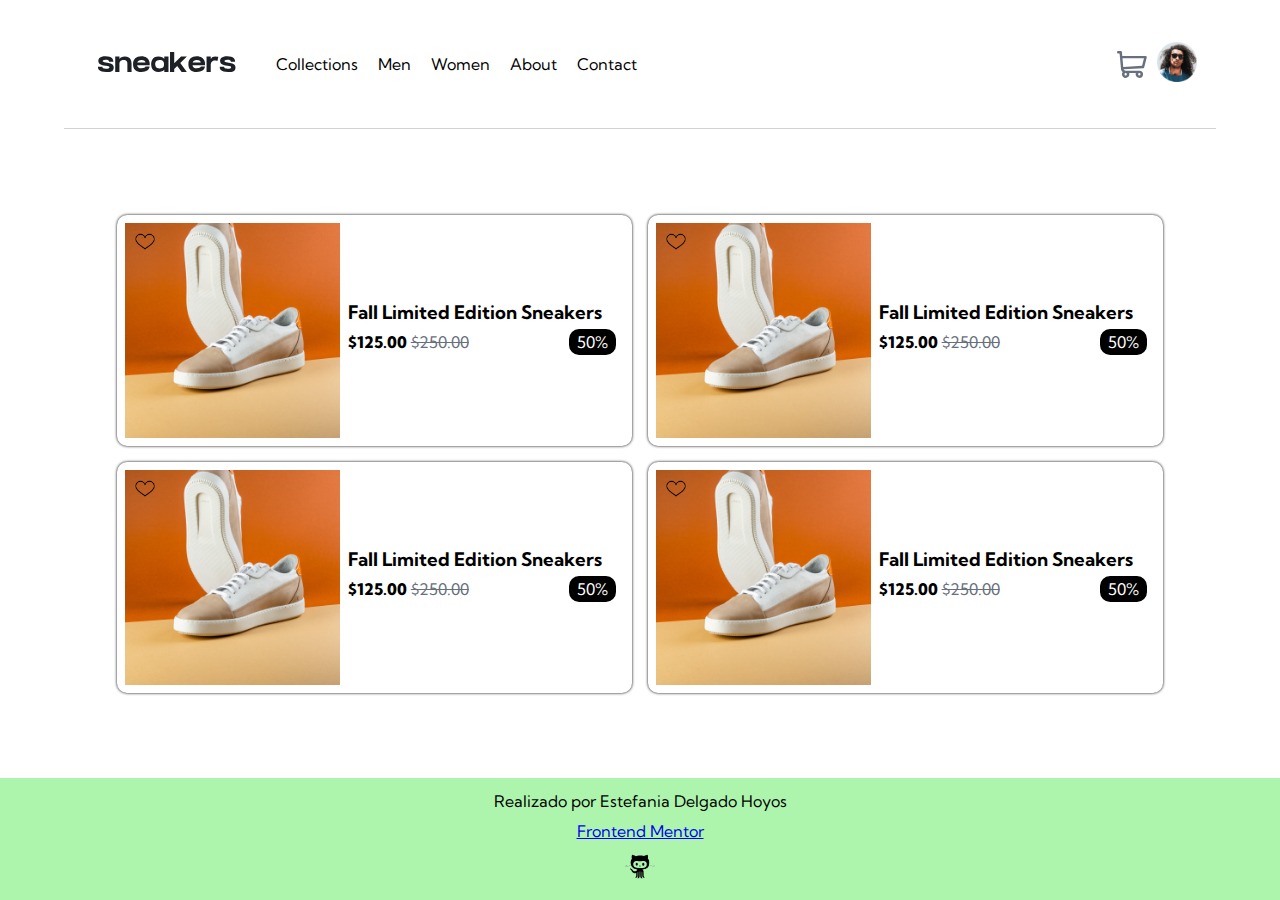
<file: index.html>
<!DOCTYPE html>
<html lang="en">
  <head>
    <meta charset="UTF-8" />
    <meta name="viewport" content="width=device-width, initial-scale=1.0" />
    <title>Document</title>
      <!-- Google Fonts  -->
      <link rel="preconnect" href="https://fonts.googleapis.com" />
      <link rel="preconnect" href="https://fonts.gstatic.com" crossorigin />
      <link
        href="https://fonts.googleapis.com/css2?family=Kumbh+Sans:wght@100..900&display=swap"
        rel="stylesheet"
      />
    <link rel="stylesheet" href="style/style.css" />
  </head>
  <body>
    <header>
      <div class="container-logo-and-icono-menu">
        <!-- ICONO DE MENU -->
        <div class="container-icon-menu">
          <img src="./images/icon-menu.svg" alt="icono-menu" />
        </div>

        <!-- LOGO SNEAKER -->
        <figure class="container-logo">
          <img src="./images/logo.svg" alt="logo-sneaker" class="logo" />
        </figure>

        <!-- MENU -->
        <nav class="container-menu">
          <figure class="container-close-icon">
            <img src="./images/icon-close.svg" alt="icono de cerrar" />
          </figure>
          <ul class="menu">
            <li class="menu-item"><a href="">Collections</a></li>
            <li class="menu-item"><a href="">Men</a></li>
            <li class="menu-item"><a href="">Women</a></li>
            <li class="menu-item"><a href="">About</a></li>
            <li class="menu-item"><a href="">Contact</a></li>
          </ul>
        </nav>
      </div>

      <!-- ICONS -->
      <div class="container-icons">
        <figure class="container-icon-cart">
          <img src="./images/icon-cart.svg" alt="icon-cart" class="icon-cart" />
          <p class="counter-products"></p>
        </figure>
        <span class="name-user"></span>
        <figure class="container-image-avatar">
          <img
            src="./images/image-avatar.png"
            alt="avatar"
            class="image-avatar"
          />
        </figure>
      </div>
      <!-- Modal del user para cerrar sesión -->
       <section class="modal-user">
        <ul class="option-user">
          <li class="item-option">Cerrar Sesión</li>
        </ul>
       </section>
    </header>

    <main>
      <!-- Todos los Productos -->
      <section class="container-all-products">
      </section>

      <!-- info del producto dentro de la lista del carrito -->
      <section class="card-basket-products">
        <h3 class="title-cart-basket">Cart</h3>
        <ul class="basket-product"></ul>
        <a class="re-direccion"><button class="btn-checkout">Checkout</button></a>
      </section>
    </main>

    <footer>
      <p>Realizado por Estefania Delgado Hoyos</p>
      <a href="https://www.frontendmentor.io?ref=challenge" target="_blank"
        >Frontend Mentor</a
      >
      <figure class="container-github-icon">
        <img src="./images/icon-github.svg" alt="GitHub" />
      </figure>
    </footer>
    <script src="/js/script.js"></script>
  </body>
</html>
</file>
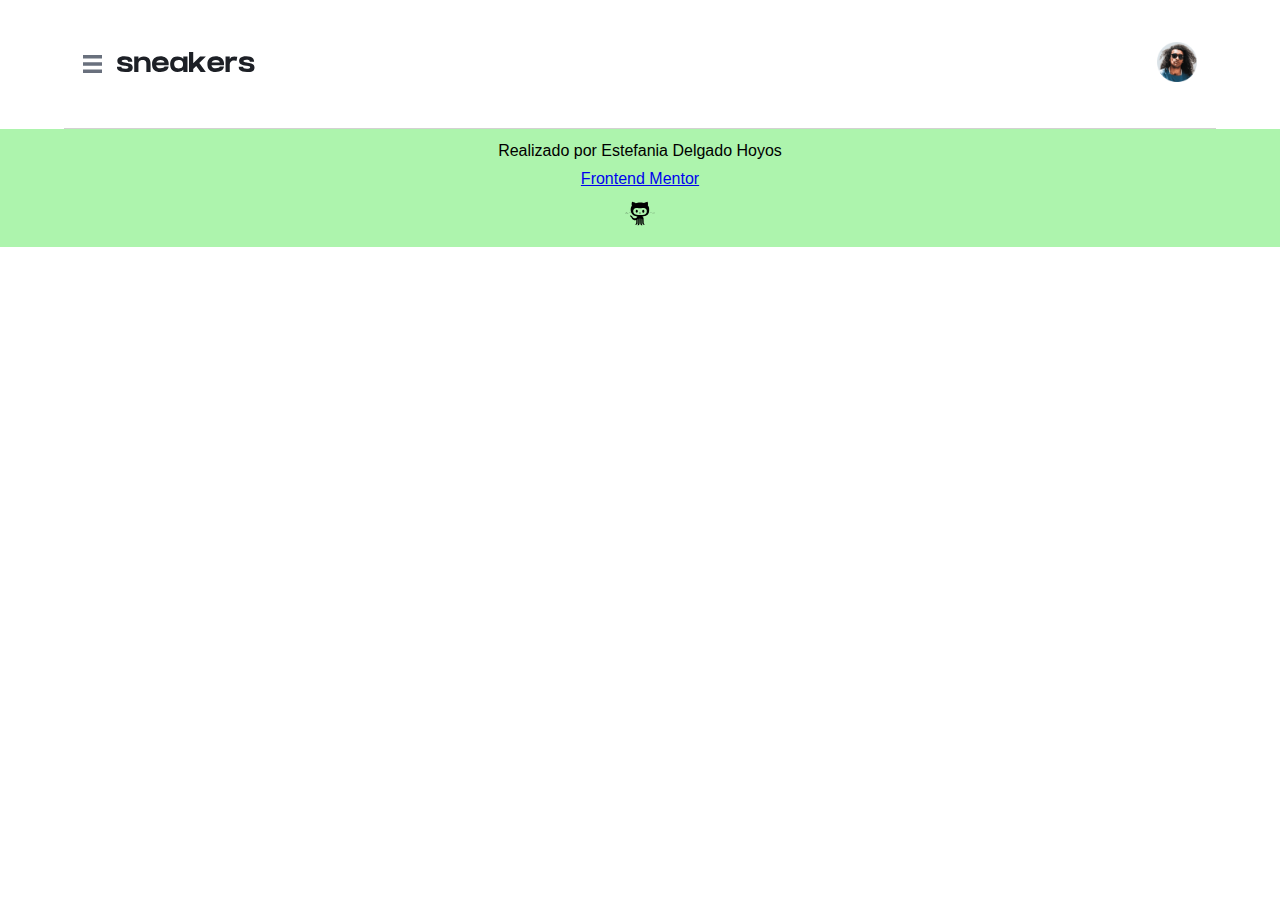
<file: invoice.html>
<!DOCTYPE html>
<html lang="en">
  <head>
    <meta charset="UTF-8" />
    <meta name="viewport" content="width=device-width, initial-scale=1.0" />
    <title>Document</title>
    <link rel="stylesheet" href="./style/invoice.css" />
  </head>
  <body>
    <header>
      <div class="container-logo-and-icono-menu">
        <!-- ICONO DE MENU -->
        <div class="container-icon-menu">
          <img src="./images/icon-menu.svg" alt="icono-menu" />
        </div>

        <!-- LOGO SNEAKER -->
        <figure class="container-logo">
          <img src="./images/logo.svg" alt="logo-sneaker" class="logo" />
        </figure>

        <!-- MENU -->
        <nav class="container-menu">
          <figure class="container-close-icon">
            <img src="./images/icon-close.svg" alt="icono de cerrar" />
          </figure>
          <ul class="menu">
            <li class="menu-item"><a href="./index.html">Collections</a></li>
            <li class="menu-item"><a href="./men.html">Men</a></li>
            <li class="menu-item"><a href="">Women</a></li>
            <li class="menu-item"><a href="">About</a></li>
            <li class="menu-item"><a href="">Contact</a></li>
          </ul>
        </nav>
      </div>

      <!-- ICONS -->
      <div class="container-icons">
        <span class="name-user"></span>
        <figure class="container-image-avatar">
          <img
            src="./images/image-avatar.png"
            alt="avatar"
            class="image-avatar"
          />
        </figure>
      </div>
      <!-- Modal del user para cerrar sesión -->
      <section class="modal-user">
        <ul class="option-user">
          <li class="item-option">Cerrar Sesión</li>
        </ul>
      </section>
    </header>
   <!-- invoice card -->
    <main>
      


    </main>

  

    <footer>
      <p>Realizado por Estefania Delgado Hoyos</p>
      <a href="https://www.frontendmentor.io?ref=challenge" target="_blank"
        >Frontend Mentor</a
      >
      <figure class="container-github-icon">
        <img src="./images/icon-github.svg" alt="GitHub" />
      </figure>
    </footer>
    <script></script>
  </body>
</html>
</file>
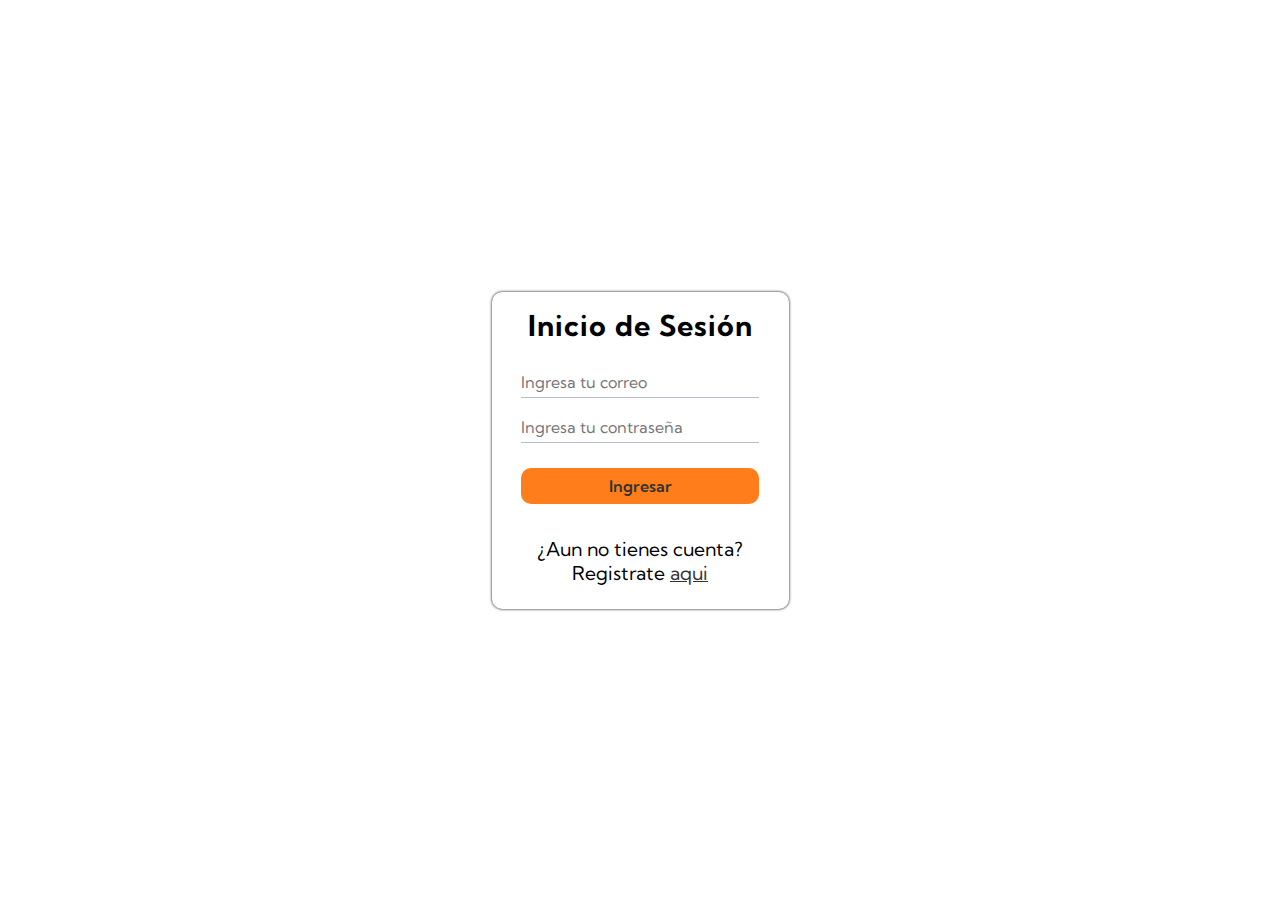
<file: login.html>
<!DOCTYPE html>
<html lang="en">
  <head>
    <meta charset="UTF-8" />
    <meta name="viewport" content="width=device-width, initial-scale=1.0" />
    <title>Document</title>
    <!-- Google Fonts  -->
    <link rel="preconnect" href="https://fonts.googleapis.com" />
    <link rel="preconnect" href="https://fonts.gstatic.com" crossorigin />
    <link
      href="https://fonts.googleapis.com/css2?family=Kumbh+Sans:wght@100..900&display=swap"
      rel="stylesheet"
    />
    <link rel="stylesheet" href="./style/login.css" />
  </head>
  <body>
    <section class="card-login">
      <h3 class="header">Inicio de Sesión</h3>
      <div class="container-inputs">
        <input type="email" placeholder="Ingresa tu correo" class="input input-email" />
        <p class="msj-email"></p>
        <input
          type="password"
          placeholder="Ingresa tu contraseña"
          class="input input-password"
        />
        <p class="msj-password"></p>
      </div>
      <button class="btn-sign-in"><a href="#">Ingresar</a></button>

      <div class="info-register">
        <p>¿Aun no tienes cuenta?</p>
        <p>Registrate <a href="./register.html">aqui</a></p>
      </div>
    </section>

    <!-- <article class="card-character">
        
    </article> -->

    <script src="/js/script-login.js"></script>
  </body>
</html>
</file>
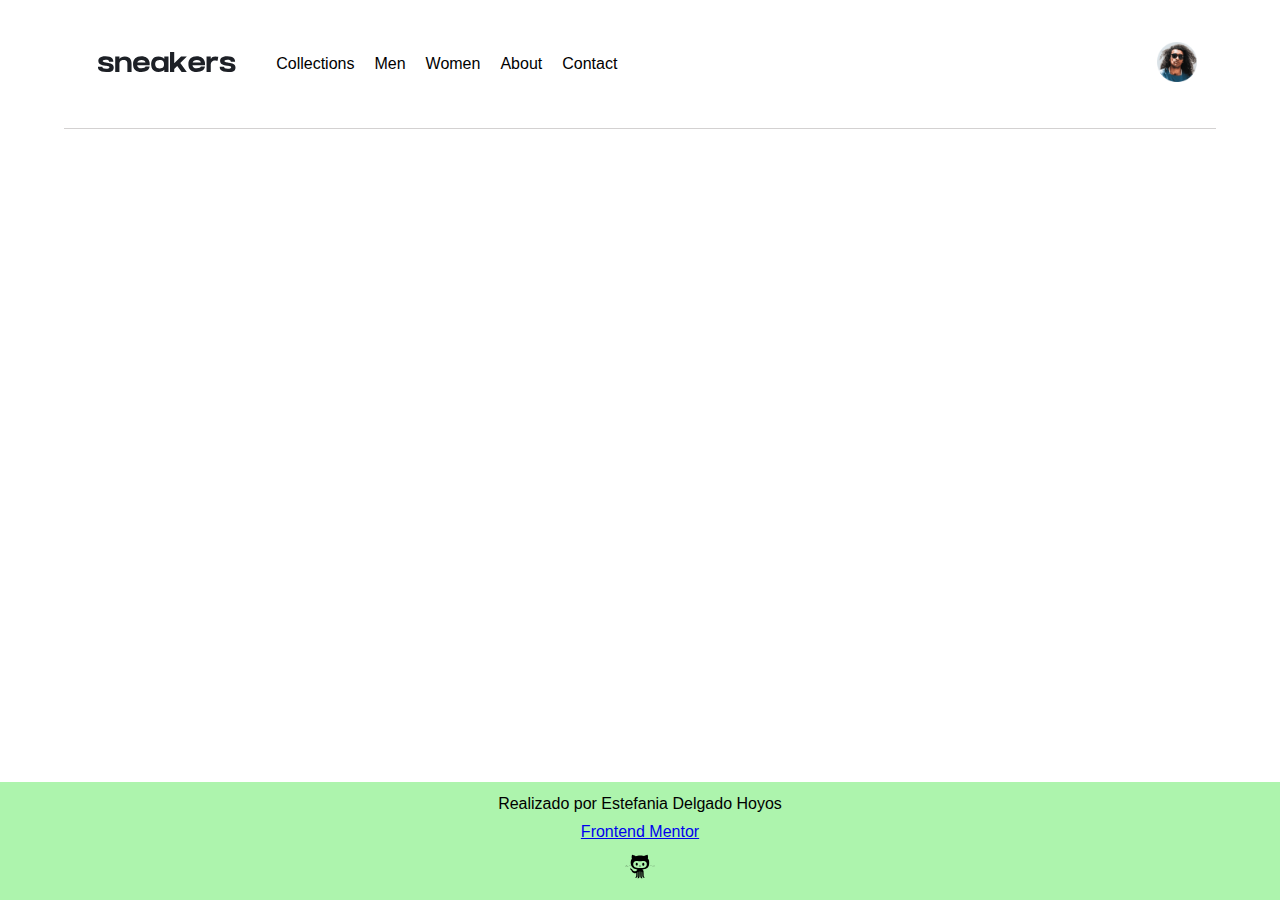
<file: men.html>
<!DOCTYPE html>
<html lang="en">
  <head>
    <meta charset="UTF-8" />
    <meta name="viewport" content="width=device-width, initial-scale=1.0" />
    <title>Document</title>
    <link rel="stylesheet" href="./style/men.css" />
  </head>
  <body>
    <header>
      <div class="container-logo-and-icono-menu">
        <!-- ICONO DE MENU -->
        <div class="container-icon-menu">
          <img src="./images/icon-menu.svg" alt="icono-menu" />
        </div>

        <!-- LOGO SNEAKER -->
        <figure class="container-logo">
          <img src="./images/logo.svg" alt="logo-sneaker" class="logo" />
        </figure>

        <!-- MENU -->
        <nav class="container-menu">
          <figure class="container-close-icon">
            <img src="./images/icon-close.svg" alt="icono de cerrar" />
          </figure>
          <ul class="menu">
            <li class="menu-item"><a href="./index.html">Collections</a></li>
            <li class="menu-item"><a href="./men.html">Men</a></li>
            <li class="menu-item"><a href="">Women</a></li>
            <li class="menu-item"><a href="">About</a></li>
            <li class="menu-item"><a href="">Contact</a></li>
          </ul>
        </nav>
      </div>

      <!-- ICONS -->
      <div class="container-icons">
        <span class="name-user"></span>
        <figure class="container-image-avatar">
          <img
            src="./images/image-avatar.png"
            alt="avatar"
            class="image-avatar"
          />
        </figure>
      </div>
      <!-- Modal del user para cerrar sesión -->
      <section class="modal-user">
        <ul class="option-user">
          <li class="item-option">Cerrar Sesión</li>
        </ul>
      </section>
    </header>
    <main>
        <div class="container-characters">

        </div>
    </main>
    <footer>
      <p>Realizado por Estefania Delgado Hoyos</p>
      <a href="https://www.frontendmentor.io?ref=challenge" target="_blank"
        >Frontend Mentor</a
      >
      <figure class="container-github-icon">
        <img src="./images/icon-github.svg" alt="GitHub" />
      </figure>
    </footer>
    <script src="./js/men.js"></script>
  </body>
</html>
</file>
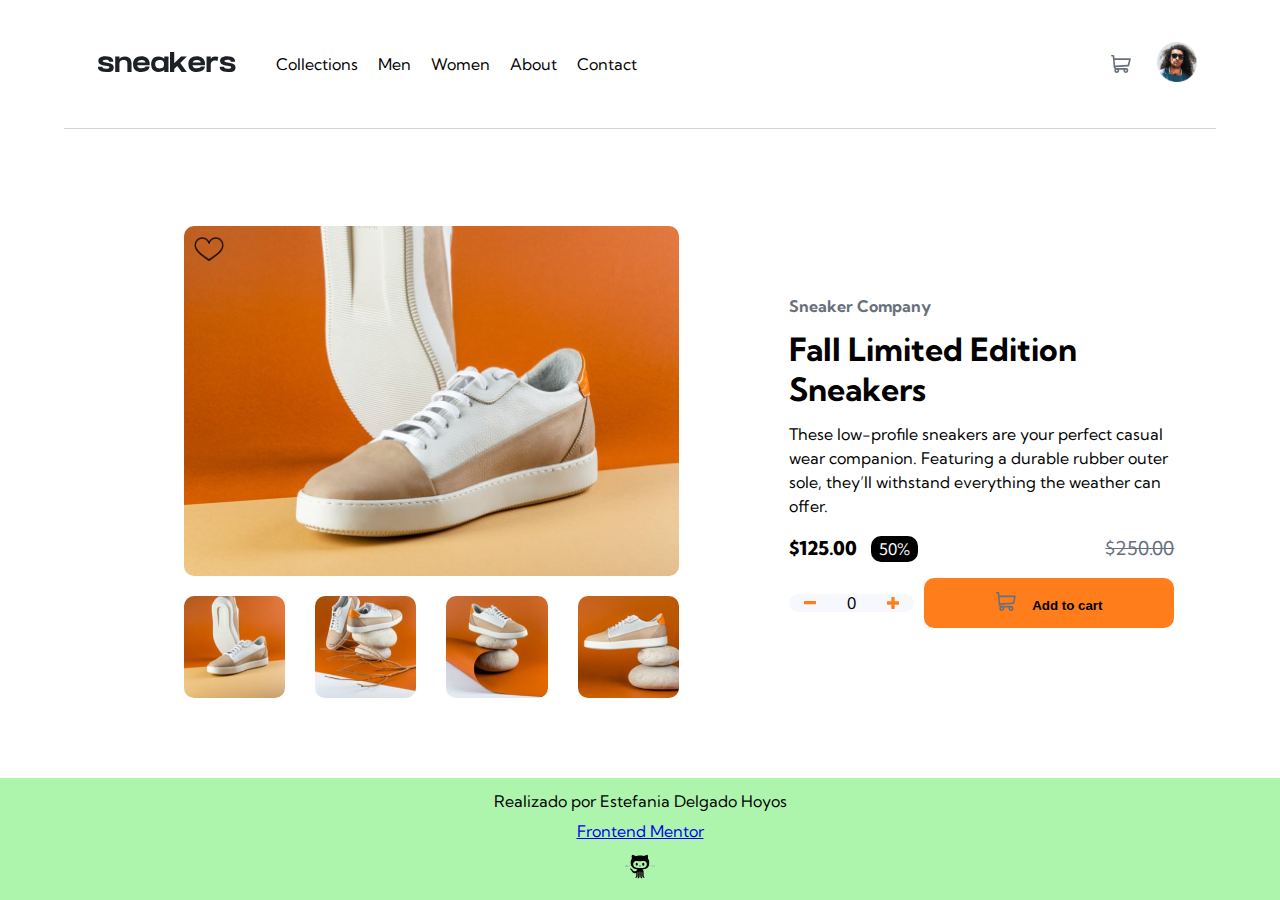
<file: product.html>
<!DOCTYPE html>
<html lang="en">
  <head>
    <meta charset="UTF-8" />
    <meta name="viewport" content="width=device-width, initial-scale=1.0" />
    <!-- displays site properly based on user's device -->

    <link
      rel="icon"
      type="image/png"
      sizes="32x32"
      href="./images/favicon-32x32.png"
    />

    <title>Frontend Mentor | E-commerce product page</title>
    <!-- Google Fonts  -->
    <link rel="preconnect" href="https://fonts.googleapis.com" />
    <link rel="preconnect" href="https://fonts.gstatic.com" crossorigin />
    <link
      href="https://fonts.googleapis.com/css2?family=Kumbh+Sans:wght@100..900&display=swap"
      rel="stylesheet"
    />
    <link rel="stylesheet" href="./style/product.css" />
  </head>
  <body>
    <header>
      <div class="container-logo-and-icono-menu">
        <!-- ICONO DE MENU -->
        <div class="container-icon-menu">
          <img src="./images/icon-menu.svg" alt="icono-menu" />
        </div>

        <!-- LOGO SNEAKER -->
        <figure class="container-logo">
          <a href="./index.html">
          <img src="./images/logo.svg" alt="logo-sneaker" class="logo" />
        </a>
        </figure>

        <!-- MENU -->
        <nav class="container-menu">
          <figure class="container-close-icon">
            <img src="./images/icon-close.svg" alt="icono de cerrar" />
          </figure>
          <ul class="menu">
            <li class="menu-item"><a href="./index.html">Collections</a></li>
            <li class="menu-item"><a href="/men.html">Men</a></li>
            <li class="menu-item"><a href="">Women</a></li>
            <li class="menu-item"><a href="">About</a></li>
            <li class="menu-item"><a href="">Contact</a></li>
          </ul>
        </nav>
      </div>

      <!-- ICONS -->
      <div class="container-icons">
        <figure class="container-icon-cart">
          <img src="./images/icon-cart.svg" alt="icon-cart" class="icon-cart" />
          <p class="counter-products"></p>
        </figure>
        <span class="name-user"></span>
        <figure class="container-image-avatar">
          <img
            src="./images/image-avatar.png"
            alt="avatar"
            class="image-avatar"
          />
        </figure>
      </div>
      
      <!-- Modal del user para cerrar sesión -->
       <section class="modal-user">
        <ul class="option-user">
          <li class="item-option">Cerrar Sesión</li>
        </ul>
       </section>
    </header>


    <main>
      <div class="container-product-detail">
      <!-- Imagen principal -->
      <!-- <figure class="container-main-product-sneakers">
        <img
          src="./images/image-product-1.jpg"
          alt="sneakers"
          class="main-product-sneakers"
        />
        <figure class="container-icons-like">
          <img
            src="./images/heartUnfilled.png"
            alt="corazon sin color"
            width="30px"
            class="unfilled-heart"
          />
          <img
            src="./images/heartFilled.png"
            alt="corazon rojo"
            width="30px"
            class="filled-heart"
          />
        </figure>

        <figure class="container-icons-next-previous">
          <img
            src="./images/icon-previous.svg"
            alt="icono de antes"
            class="icon-previous"
            id="btnPrev"
          />
          <img
            src="./images/icon-next.svg"
            alt="icono de despues"
            class="icon-next"
            id="btnNext"
          />
        </figure>

        <div class="container-images">
          <figure class="container-image">
            <img
              src="./images/image-product-1-thumbnail.jpg"
              alt="image-one"
              class="image-one"
            />
          </figure>
          <figure class="container-image">
            <img
              src="./images/image-product-2-thumbnail.jpg"
              alt="image-two"
              class="image-two"
            />
          </figure>
          <figure class="container-image">
            <img
              src="./images/image-product-3-thumbnail.jpg"
              alt=""
              class="image-three"
            />
          </figure>
          <figure class="container-image">
            <img
              src="./images/image-product-4-thumbnail.jpg"
              alt="image-four"
              class="image-four"
            />
          </figure>
        </div>
      </figure> -->

      <!-- info del producto -->
      <!-- <article class="container-info">
        <h4 class="second-header">Sneaker Company</h4>
        <h1 class="main-header">Fall Limited Edition Sneakers</h1>
        <p class="info-text">
          These low-profile sneakers are your perfect casual wear companion.
          Featuring a durable rubber outer sole, they’ll withstand everything
          the weather can offer.
        </p>

        <div class="container-prices">
          <div>
            <span class="discount-price">$125.00 </span>
            <span class="percentage"> 50% </span>
          </div>
          <div><span class="full-price">$250.00</span></div>
        </div>

        <div class="container-amount-products">
          <div class="amount">
            <img
              src="./images/icon-minus.svg"
              alt="icon-plus"
              class="icon-minus"
            />
            <span class="number-product">0</span>
            <img
              src="./images/icon-plus.svg"
              alt="icon-plus"
              class="icon-plus"
            />
          </div>
          <button class="btn-add-cart">
            <img
              src="./images/icon-cart.svg"
              alt="icono carrito"
              class="icon-cart"
            />Add to cart
          </button>
        </div>
      </article> -->
    </div>
      
      <!-- info del producto dentro de la lista del carrito -->
      <section class="card-basket-products">
        <h3 class="title-cart-basket">Cart</h3>
        <ul class="basket-product"></ul>
        <button class="btn-checkout"><a href="./login.html">Checkout</a></button>
      </section>

      <!-- Imagen del producto dentro del modal -->
      <section class="slider">
        <figure class="container-icon-close">
          <img src="./images/icon-close.svg" alt="icono de cierre">
        </figure>
        <figure class="container-slider">
        <div class="container-slider-active">
          <img
            src="./images/image-product-1.jpg"
            alt="sneakers"
            class="slider-active"
            id="0"
          />  

          <figure class="container-icons-move">
            <img
              src="./images/icon-previous.svg"
              alt="icono de antes"
              id="prevBtn"
            />
            <img
              src="./images/icon-next.svg"
              alt="icono de despues"
              id="nextBtn"
            />
          </figure>
        </div>
          
          <div class="container-images-slider">
            <figure class="container-image-slider">
              <img
                src="./images/image-product-1-thumbnail.jpg"
                alt="image-one"
                class="image-one thumbnail"
                data-index="0"
              />
            </figure>
            <figure class="container-image">
              <img
                src="./images/image-product-2-thumbnail.jpg"
                alt="image-two"
                class="image-two thumbnail"
                data-index="1"
              />
            </figure>
            <figure class="container-image">
              <img
                src="./images/image-product-3-thumbnail.jpg"
                alt=""
                class="image-three thumbnail"
                data-index="2"
              />
            </figure>
            <figure class="container-image">
              <img
                src="./images/image-product-4-thumbnail.jpg"
                alt="image-four"
                class="image-four thumbnail"
                data-index="3"
              />
            </figure>
          </div>
        </figure>
      </section> 
     
    </main>

    <footer>
      <p>Realizado por Estefania Delgado Hoyos</p>
      <a href="https://www.frontendmentor.io?ref=challenge" target="_blank"
        >Frontend Mentor</a
      >
      <figure class="container-github-icon">
        <img src="./images/icon-github.svg" alt="GitHub" />
      </figure>
    </footer>

    <script src="./js/script-product.js"></script>
  </body>
</html>
</file>
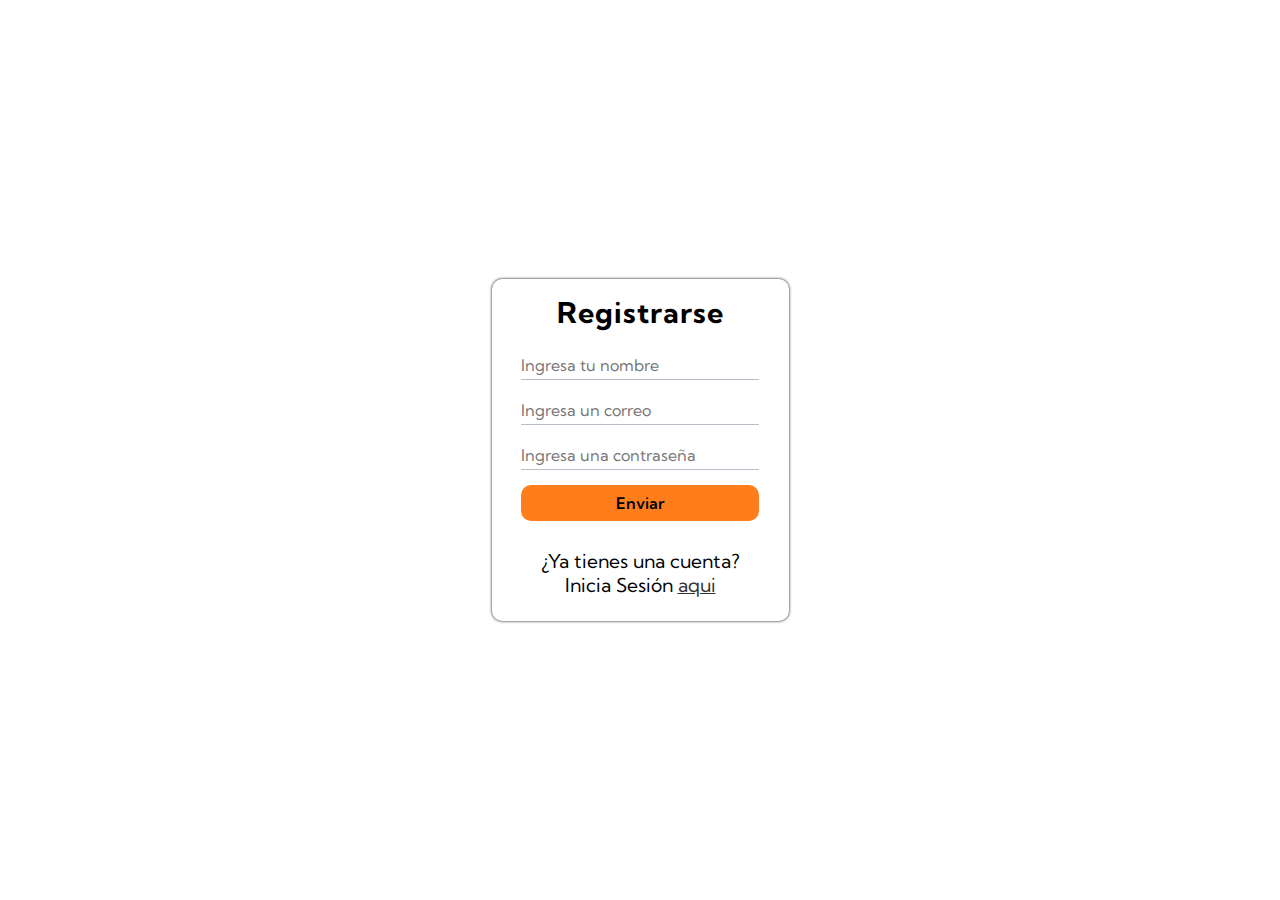
<file: register.html>
<!DOCTYPE html>
<html lang="en">
  <head>
    <meta charset="UTF-8" />
    <meta name="viewport" content="width=device-width, initial-scale=1.0" />
    <title>Document</title>
    <!-- Google Fonts  -->
    <link rel="preconnect" href="https://fonts.googleapis.com" />
    <link rel="preconnect" href="https://fonts.gstatic.com" crossorigin />
    <link
      href="https://fonts.googleapis.com/css2?family=Kumbh+Sans:wght@100..900&display=swap"
      rel="stylesheet"
    />
    <link rel="stylesheet" href="./style/register.css" />
  </head>
  <body>
    <section class="card-login">
      <h3 class="header">Registrarse</h3>
      <form class="container-inputs">
        <input
          type="text"
          placeholder="Ingresa tu nombre"
          class="input input-name"
          id="name"
        />
        <p class="msj-name"></p>
        <input
          type="email"
          placeholder="Ingresa un correo"
          class="input input-email"
          id="email"
        />
        <p class="msj-email"></p>
        <input
          type="password"
          placeholder="Ingresa una contraseña"
          class="input input-password"
          id="pass"
        />
        <p class="msj-password"></p>
        <button class="btn-sign-up">Enviar</button>
      </form>

      <div class="info-login">
        <p>¿Ya tienes una cuenta?</p>
        <p>Inicia Sesión <a href="./login.html">aqui</a></p>
      </div>
    </section>

    <!-- <article class="card-character">
        
    </article> -->

    <script src="/js/script-register.js"></script>
  </body>
</html>
</file>
<file: style/style.css>
*{
    margin: 0;
    padding: 0;
    box-sizing: border-box;
}

:root{
    --primary-color: hsl(26, 100%, 55%);
    --border-lines: hsl(220, 14%, 75%);
}

body{
    font-family: "Kumbh Sans", sans-serif;
    display: flex;
    flex-direction: column;
    min-height: 100vh;
}

/*-------- HEADER-------------- */
header{
    display: flex;
    justify-content: space-between;
    align-items: center;
    padding: 1.2rem;
    border-bottom: 1px solid rgb(211, 209, 209);
    max-width: 1500px;
    position: relative;
}

.container-logo-and-icono-menu{
    display: flex;
    align-items: center;
    gap: 15px;
    flex: 1;  
}

.counter-products{
    background-color: var(--primary-color);
    color: #fff;
    width: 25px;
    height: 25px;
    border-radius: 30px;
    text-align: center;
    align-content: center;
    position: absolute;
    top: 0;
    right: 0;
}

.hide-counter-products{
    display: none;
}

.container-icon-menu{
        display: flex;
        align-items: center;
}

.container-icon-menu img{
    height: 18px;
    cursor: pointer;
}

.container-logo .logo{
    height: 20px;
}

.container-icons{
    display: flex;
    justify-content: flex-end;
    align-items: center;
    gap: 10px;
    position: relative;
    height: 90px;
}

.container-icon-cart{
    display: flex;
    position: relative;
    height: 50px;
    align-items: center;

}

.icon-cart{
    cursor: pointer;
    width: 30px;;
}

.container-image-avatar{
    width: 40px;
}

.image-avatar{
    width: 100%;
}

.name-user{
    font-size: .6rem;
    position:absolute;
    bottom: 10px;
}

.modal-user{
    display: none;
}

.active-modal-user{
    display: block;
    position: absolute;
    right: 10px;
    bottom: 0;
    cursor: pointer;
}

.option-user > *{
    list-style: none;
    cursor: pointer;
    padding: .2rem;
}

.item-option:hover{
    background-color: hsla(26, 100%, 55%, 0.511);
}

/* MENU NAVBAR */
.container-menu{
    display: none;
}

.active-menu{
    position: absolute;
    display: flex;
    flex-direction: column;
    gap: 35px;
    top: 0;
    left: 0;
    padding: 1.2rem; 
    background-color: #fff;
    height: 100vh;
    width: 55%;
    box-shadow: 0 0 0 50vw rgba(0, 0, 0, 0.651);
    z-index: 2000;
    
}

.menu{
  list-style: none;
  display: flex;
  flex-direction: column;
  gap: 20px;
}

.menu-item a{
    text-decoration: none;
    color: inherit;
}

.menu-item:hover{
    border-bottom: 1px solid rgb(176, 163, 163);
}

/* ----------------------> */

/* MAIN */

main{
    display: flex;
    flex-direction: column;
    margin-bottom: 1rem;
    flex: 1;
    position: relative;
}

.container-all-products{
    display: grid;
    width: 95%;
    margin: 1rem auto;
    grid-template-columns: repeat(auto-fit,minmax(288px,1fr));
    gap: 1rem;
}

.only-one-product{
    border-radius: 10px;
    box-shadow: 0 0 3px;
    padding: .5rem;
    display: flex;
    align-items: center;
}

.card-product{
    flex: .8;
    height: 100%;
    position: relative;
}


.main-image-product{
    width: 100%; 
    display: block;
}

.heart{
   width: 20px;
   cursor: pointer;
   position: absolute;
   top: 10px;
   left: 10px;
}

.unfilled-heart{
    display: block;
}

.filled-heart{
   display: none;
}

.hidden-heart{
    display: none;
}

.show-heart{
    display: block;
}

.info-container{
 display: flex;   
 flex-direction: column;
 justify-content: center;
 flex: 1;
 padding:0 .5rem;
 text-decoration: none;
 color: inherit;
}

.container-prices{
    margin: .5rem 0;
    font-size: 1rem;
    display: flex;
    justify-content: space-between;
    align-items: center;
}

.discount-price{
    font-weight: 800;
}

.percentage{
    background-color: #000;
    color: #fff;
    font-size: 1rem;
    padding: .2rem .5rem;
    border-radius: 10px;
    margin-left: 10px;
}

.full-price{
 color: hsl(219, 9%, 45%);
 text-decoration: line-through;
}



/* Tarjeta de compras*/
.card-basket-products{
    display: none;
    width: 95%;
    max-width: 315px;
    margin: 0 auto;
    border-radius: 5px; 
    box-shadow: 0 1px 3px;  
    background-color: #fff;
}

.active-card-basket{
    display: block;
    position: absolute;
    left: calc(50% - 175.5px);
    right: calc(50% - 175.5px);
    z-index: 1000;
}

.title-cart-basket{
    padding: 1.5rem;
    border-bottom: 1px solid var(--border-lines);
}

.basket-product{
    display: flex;
    flex-direction: column;
    justify-content: space-around;
    align-items: center;
    padding: .8rem;
    max-width: 350px;
    margin: auto;
    list-style: none;
    max-height: 250px;
    overflow-y: auto;
    overflow-x: hidden;
}

.item-product{
    display: flex;
    justify-content: center;
    align-items: center;
}

.container-info-basket{
 display: flex;
 align-items: center;
}

.content-text-basket{
 padding: .5rem;
}

.buy-product-image{
  width: 15%;
  border-radius: 5px;
}

.btn-checkout{
    background-color: var(--primary-color);
    font-weight: 700;
   border: none;
   padding: .8rem 0;
   border-radius: 10px;
   width: 95%;
   margin: 1rem auto;
   display: block;
}

.btn-checkout a{
    text-decoration: none;
    color: #000;
}

/* <----------FOOTER-------------------> */
footer{
    background-color: rgb(173, 244, 173);
    display: flex;
    flex-direction: column;
    justify-content: center;
    align-items: center;
    gap: 10px;
    padding: .8rem 0;
}

@media(min-width: 500px){
    /* <-------HEADER-----------> */
    header{
     width: 90%;
     margin: 0 auto;
    }

    /* <-------------MAIN------------> */
    main{
        width: 75%;
        margin: 0 auto;
        padding: 1rem 0;
    }

    .main-product-sneakers{
        border-radius: 10px;
    }
}


@media(min-width:768px){

    .container-icon-menu img{
       display: none;
    }

    .container-menu{ 
      display: flex;
      width: 60%;
      max-width: 400px;
      margin-left: 25px;
    }

    
    .menu{
        flex-direction: row;
        justify-content: space-between;
        align-items: center;
        list-style: none;
        cursor: pointer;
    }

    .container-close-icon{
        display: none;
    }

    .active-menu{
       display: none;
    }

    /* <---------MAIN----------> */
    main{
        width: 86%;
        max-width: 1239px;
        flex-direction: row;
        justify-content: center;
        align-items: center;
            
    }

    .container-info{
        width: 70%;
    }

    .active-card-basket{
        right: 0;
        left: auto;
        top: 0;
    }

    .container-all-products{
        grid-template-columns: repeat(2, 1fr);
    }
}

@media(min-width:1024px){
    /* <------MAIN---------->*/
    

    .container-main-product-sneakers{
        width: 45%;
    }

    .main-product-sneakers{
      max-height: 350px;
    }

    .icon-previous, .icon-next{
        display: none;
    }

    .container-info{
        width: 35%;
        margin: 1rem;
    }

    .container-amount-products{
        flex-direction: row;
        justify-content: space-between;
        gap: 10px;
        height: 50px;
    }

    .amount{
        flex: .5;
    }

    .btn-add-cart{
        flex: 1;
    }

    .container-images{
        display: grid;
        grid-template-columns: repeat(4, 1fr);
        gap: 30px;
        margin-top: 1rem;
    }

    .image-one, .image-two, .image-three, .image-four{
        width: 100%;
        border-radius: 10px;
        display: block;
    }

    .container-image:hover{
        border: 1px solid var(--primary-color);
        border-radius: 10px;
    }
   
    .image-one:hover, .image-two:hover, .image-three:hover, .image-four:hover{
        opacity: 0.4;
    }

    /* ----Modal imagenes */
    .active-modal-products{
        display: flex;
        align-items: center;
        height: 500px;
        max-height: 650px;
        background-color:rgba(0, 0, 0, 0.658);
        position: absolute;
        color: rgba(0, 0, 0, 0.658);
        box-shadow: 0 0 0 100vh currentColor; 
                      
    }

    .container-modal-images{
        display: flex;
        /* justify-content: center; */
        gap: 30px;
        width: 70%;
        max-height: 350px;
        margin: 0 auto;
    }

    .container-modal-images img{
        width: 100%;
        height: 100%;
        margin: auto;
    }

    .container-icon-close{
        position: absolute;
        top: 20px;
        right: calc(30% - 14px);
        background-color: #fff;
        padding: .6rem .8rem;
        border-radius: 30px;
        cursor: pointer;
    }

    .name-user{
        position: static;
        font-size: 1rem;
    }

}
</file>
<file: style/invoice.css>
*{
    margin: 0;
    padding: 0;
    box-sizing: border-box;
}

:root{
    --primary-color: hsl(26, 100%, 55%);
    --border-lines: hsl(220, 14%, 75%);
}

body{
    font-family: "Kumbh Sans", sans-serif;
    display: flex;
    flex-direction: column;
    min-height: 100vh;
}

/*-------- HEADER-------------- */
header{
    display: flex;
    justify-content: space-between;
    align-items: center;
    padding: 1.2rem;
    border-bottom: 1px solid rgb(211, 209, 209);
    max-width: 1500px;
    position: relative;
}

.container-logo-and-icono-menu{
    display: flex;
    align-items: center;
    gap: 15px;
    flex: 1;  
}

.counter-products{
    background-color: var(--primary-color);
    color: #fff;
    width: 25px;
    height: 25px;
    border-radius: 30px;
    text-align: center;
    align-content: center;
    position: absolute;
    top: 0;
    right: 0;
}

.hide-counter-products{
    display: none;
}

.container-icon-menu{
        display: flex;
        align-items: center;
}

.container-icon-menu img{
    height: 18px;
    cursor: pointer;
}

.container-logo .logo{
    height: 20px;
}

.container-icons{
    display: flex;
    justify-content: flex-end;
    align-items: center;
    gap: 10px;
    position: relative;
    height: 90px;
}

.container-icon-cart{
    display: flex;
    position: relative;
    height: 50px;
    align-items: center;

}

.icon-cart{
    cursor: pointer;
    width: 30px;;
}

.container-image-avatar{
    width: 40px;
}

.image-avatar{
    width: 100%;
}

.name-user{
    font-size: .6rem;
    position:absolute;
    bottom: 10px;
}

.modal-user{
    display: none;
}

.active-modal-user{
    display: block;
    position: absolute;
    right: 10px;
    bottom: 0;
    cursor: pointer;
}

.option-user > *{
    list-style: none;
    cursor: pointer;
    padding: .2rem;
}

.item-option:hover{
    background-color: hsla(26, 100%, 55%, 0.511);
}

/* MENU NAVBAR */
.container-menu{
    display: none;
}

.active-menu{
    position: absolute;
    display: flex;
    flex-direction: column;
    gap: 35px;
    top: 0;
    left: 0;
    padding: 1.2rem; 
    background-color: #fff;
    height: 100vh;
    width: 55%;
    box-shadow: 0 0 0 50vw rgba(0, 0, 0, 0.651);
    z-index: 2000;
    
}

.menu{
  list-style: none;
  display: flex;
  flex-direction: column;
  gap: 20px;
}

.menu-item a{
    text-decoration: none;
    color: inherit;
}

.menu-item:hover{
    border-bottom: 1px solid rgb(176, 163, 163);
}

/* <---------------------MAIN----------------> */

.card {
    width: 330px;
    height: 80px;
    border-radius: 8px;
    box-sizing: border-box;
    padding: 10px 15px;
    background-color: #ffffff;
    box-shadow: rgba(149, 157, 165, 0.2) 0px 8px 24px;
    position: relative;
    overflow: hidden;
    display: flex;
    align-items: center;
    justify-content: space-around;
    gap: 15px;
  }
  


/* <----------FOOTER-------------------> */
footer{
    background-color: rgb(173, 244, 173);
    display: flex;
    flex-direction: column;
    justify-content: center;
    align-items: center;
    gap: 10px;
    padding: .8rem 0;
}

@media(min-width: 500px){
    /* <-------HEADER-----------> */
    header{
     width: 90%;
     margin: 0 auto;
    }
}
</file>
<file: style/login.css>
*{
    margin: 0;
    padding: 0;
    box-sizing: border-box;
}

:root{
    --primary-color: hsl(26, 100%, 55%);
    --border-lines: hsl(220, 14%, 75%);
}

body{
    font-family: "Kumbh Sans", sans-serif;
    display: flex;
    flex-direction: column;
    justify-content: center;
    min-height: 100vh;
}

.card-login{
    width: 70%;
    max-width: 297px;
    /* height: 60vh;
    max-height: 300px; */
    margin: 0 auto;
    display: flex;
    flex-direction: column;
    justify-content: space-evenly;
    gap: 25px;
    border-radius: 10px;
    box-shadow: 0 0 3px;
}

.header{
    text-align: center;
    font-size: 1.2rem;
    font-weight: 700;
    padding: 1rem 0 0;
    letter-spacing: 1px;
}

.container-inputs{
   display: flex;
   flex-direction: column;
   align-items: center;
   gap: 15px;
}

.input{
    height: 30px;
    width: 80%;
    max-width: 238px;
    font-family: inherit;
    border: none;
    border-bottom: 1px solid var(--border-lines);
}

.input:focus {
    outline: none;
    border: 2px solid var(--primary-color); 
  }

.msj-email, .msj-password{
    display: none;
    font-size: .7rem;
    text-align: center;
}
  

.btn-sign-in{
    margin: 0 auto;
    padding: .5rem 0;
    background-color: var(--primary-color);
    border: none;
    border-radius: 10px;
    font-family: inherit;
    font-weight: 600;
    width: 80%;
    max-width: 238px;
}

.btn-sign-in a{
    text-decoration: none;
    color: #333;
}

.info-register{
    text-align: center;
    padding: .5rem 0 1.5rem;
}


.info-register a{
    color: #333;
}




@media(min-width:768px){
    body{
        font-size: 1.2rem;
    }

    .input, .btn-sign-in{
        font-size:1rem;
    }

    .header{
        font-size: 1.8rem;
    }
}
</file>
<file: style/men.css>
*{
    margin: 0;
    padding: 0;
    box-sizing: border-box;
}

:root{
    --primary-color: hsl(26, 100%, 55%);
    --border-lines: hsl(220, 14%, 75%);
}

body{
    font-family: "Kumbh Sans", sans-serif;
    display: flex;
    flex-direction: column;
    min-height: 100vh;
}

/*-------- HEADER-------------- */
header{
    display: flex;
    justify-content: space-between;
    align-items: center;
    padding: 1.2rem;
    border-bottom: 1px solid rgb(211, 209, 209);
    max-width: 1500px;
    position: relative;
}

.container-logo-and-icono-menu{
    display: flex;
    align-items: center;
    gap: 15px;
    flex: 1;  
}

.counter-products{
    background-color: var(--primary-color);
    color: #fff;
    width: 25px;
    height: 25px;
    border-radius: 30px;
    text-align: center;
    align-content: center;
    position: absolute;
    top: 0;
    right: 0;
}

.hide-counter-products{
    display: none;
}

.container-icon-menu{
        display: flex;
        align-items: center;
}

.container-icon-menu img{
    height: 18px;
    cursor: pointer;
}

.container-logo .logo{
    height: 20px;
}

.container-icons{
    display: flex;
    justify-content: flex-end;
    align-items: center;
    gap: 10px;
    position: relative;
    height: 90px;
}

.container-icon-cart{
    display: flex;
    position: relative;
    height: 50px;
    align-items: center;

}

.icon-cart{
    cursor: pointer;
    width: 30px;;
}

.container-image-avatar{
    width: 40px;
}

.image-avatar{
    width: 100%;
}

.name-user{
    font-size: .6rem;
    position:absolute;
    bottom: 10px;
}

.modal-user{
    display: none;
}

.active-modal-user{
    display: block;
    position: absolute;
    right: 10px;
    bottom: 0;
    cursor: pointer;
}

.option-user > *{
    list-style: none;
    cursor: pointer;
    padding: .2rem;
}

.item-option:hover{
    background-color: hsla(26, 100%, 55%, 0.511);
}

/* MENU NAVBAR */
.container-menu{
    display: none;
}

.active-menu{
    position: absolute;
    display: flex;
    flex-direction: column;
    gap: 35px;
    top: 0;
    left: 0;
    padding: 1.2rem; 
    background-color: #fff;
    height: 100vh;
    width: 55%;
    box-shadow: 0 0 0 50vw rgba(0, 0, 0, 0.651);
    z-index: 2000;
    
}

.menu{
  list-style: none;
  display: flex;
  flex-direction: column;
  gap: 20px;
}

.menu-item a{
    text-decoration: none;
    color: inherit;
}

.menu-item:hover{
    border-bottom: 1px solid rgb(176, 163, 163);
}

/* ----------------------> */

/* MAIN */

main{
    display: flex;
    flex-direction: column;
    /* margin-bottom: 1rem; */
    flex: 1;
    
}

.container-characters{
   background-color: blanchedalmond;
   display: grid;
   grid-template-columns: repeat(auto-fit,minmax(250px,1fr));
   gap: 10px;
    
}

.card-character{
   width: 80%;
   background-color: aquamarine;
   margin: 0 auto;
}

.container-image{
    background-color: rgb(242, 127, 255);
    width:100% ;
}

.container-image .character{
    background-color: yellow;
    width: 100px;
    display: block;
    margin: 0 auto;
}


/* <----------FOOTER-------------------> */
footer{
    background-color: rgb(173, 244, 173);
    display: flex;
    flex-direction: column;
    justify-content: center;
    align-items: center;
    gap: 10px;
    padding: .8rem 0;
}

@media(min-width: 500px){
    /* <-------HEADER-----------> */
    header{
     width: 90%;
     margin: 0 auto 1rem;
    }

    /* <-------------MAIN------------> */
    /* main{
        width: 75%;
        margin: 1rem auto;
    } */

    
}


@media(min-width:768px){

    .container-icon-menu img{
       display: none;
    }

    .container-menu{ 
      display: flex;
      width: 60%;
      max-width: 400px;
      margin-left: 25px;
    }

    
    .menu{
        flex-direction: row;
        justify-content: space-between;
        align-items: center;
        list-style: none;
        cursor: pointer;
    }

    .container-close-icon{
        display: none;
    }

    .active-menu{
       display: none;
    }

    /* <---------MAIN----------> */
    /* main{
        width: 86%;
        max-width: 1239px;
        flex-direction: row;
        justify-content: center;
        align-items: center;
            
    } */

  
}

@media(min-width:1024px){
  
    .container-characters{
        width: 80%;
        margin: 0 auto;
    }

    .name-user{
        position: static;
        font-size: 1rem;
    }

}
</file>
<file: style/product.css>
*{
    margin: 0;
    padding: 0;
    box-sizing: border-box;
}

:root{
    --primary-color: hsl(26, 100%, 55%);
    --border-lines: hsl(220, 14%, 75%);
}

body{
    font-family: "Kumbh Sans", sans-serif;
    display: flex;
    flex-direction: column;
    min-height: 100vh;
}

header{
    display: flex;
    justify-content: space-between;
    align-items: center;
    padding: 1.2rem;
    border-bottom: 1px solid rgb(211, 209, 209);
    max-width: 1500px;
    position: relative;

}

.container-logo-and-icono-menu{
    display: flex;
    align-items: center;
    gap: 15px;
    flex: 1;  
}

.counter-products{
    background-color: var(--primary-color);
    color: #fff;
    width: 25px;
    height: 25px;
    border-radius: 30px;
    text-align: center;
    align-content: center;
    position: absolute;
    top: 0;
    right: 0;
}

.hide-counter-products{
    display: none;
}

.container-icon-menu{
        display: flex;
        align-items: center;
}

.container-icon-menu img{
    height: 18px;
    cursor: pointer;
}

.container-logo .logo{
    height: 20px;
}

.container-icons{
    display: flex;
    justify-content: flex-end;
    align-items: center;
    gap: 10px;
    position: relative;
    height: 90px;
}

.container-icon-cart{
    display: flex;
    position: relative;
    height: 50px;
    align-items: center;

}

.icon-cart{
    cursor: pointer;
    width: 30px;;
}

.container-image-avatar{
    width: 40px;
}

.image-avatar{
    width: 100%;
}

.name-user{
    font-size: .8rem;
    position:absolute;
    bottom: 10px;
}

.modal-user{
    display: none;
}

.active-modal-user{
    display: block;
    position: absolute;
    right: 10px;
    bottom: 0;
    cursor: pointer;
}

.option-user > *{
    list-style: none;
    cursor: pointer;
    padding: .2rem;
}

.item-option:hover{
    background-color: hsla(26, 100%, 55%, 0.511);
}

/* MENU NAVBAR */
.container-menu{
    display: none;
}

.active-menu{
    position: absolute;
    display: flex;
    flex-direction: column;
    gap: 35px;
    top: 0;
    left: 0;
    padding: 1.2rem; 
    background-color: #fff;
    height: 100vh;
    width: 55%;
    box-shadow: 0 0 0 50vw rgba(0, 0, 0, 0.651);
    z-index: 2000;
    
}

.menu{
  list-style: none;
  display: flex;
  flex-direction: column;
  gap: 20px;
}

.menu-item a{
    text-decoration: none;
    color: inherit;
}

.menu-item:hover{
    border-bottom: 1px solid rgb(176, 163, 163);
}

/* MAIN */

main{
    display: flex;
    flex-direction: column;
    margin-bottom: 1rem;
    flex: 1;
   
}



.container-main-product-sneakers {
    position: relative;  
}

.icon-previous, .icon-next{
    position: absolute;
    z-index: 1000;
    background-color: #fff;
    padding: .5rem .6rem;
    border-radius: 50%;
    width:30px;
    top: calc(50% - 15px);
    margin: 0 10px;
}

.icon-next{
    right: 0;
}

.container-icons-like{
    position: absolute;
    top: 10px;
    left: 10px;
    cursor: pointer;
}

.unfilled-heart{
    display: block;
}

.filled-heart{
    display: none;
}

.hidden-heart{
    display: none;
}

.liked-product{
    display: block;
}

.unliked-product{
    display: none;
}

.main-product-sneakers{
width: 100%;
height: 60vh;
object-fit: cover;
}

.container-info{
    width: 90%;
    margin: 1rem auto;
    display: flex;
    flex-direction: column;
    justify-content: center;
    gap: 10px;
}

.second-header{
    color: hsl(219, 9%, 45%);
}
.second-header, .main-header{
    margin-bottom: .2rem;
}

.info-text{
    line-height: 1.5;
}

.container-prices{
    margin: .5rem 0;
    font-size: 1.2rem;
    display: flex;
    justify-content: space-between;
}

.discount-price{
    font-weight: 800;
}

.percentage{
    background-color: #000;
    color: #fff;
    font-size: 1rem;
    padding: .2rem .5rem;
    border-radius: 10px;
    margin-left: 10px;
}

.full-price{
 color: hsl(219, 9%, 45%);
 text-decoration: line-through;
}

.container-images{
    display: none;
}

.container-amount-products{
    display: flex;
    flex-direction: column;
}

.amount{
    display: flex;
    justify-content: space-around;
    align-items: center;
    padding: .5rem 0;
    margin: 1rem 0;
    background-color: hsl(223, 64%, 98%);
    border-radius: 10px;
}

.icon-minus, .icon-plus{
    cursor: pointer;
}

.btn-add-cart{
   background-color:var(--primary-color);
   font-weight: 700;
   border: none;
   padding: .8rem 0;
   border-radius: 10px;
   width: 100%;
   cursor: pointer;
  
}

.icon-cart{
    margin-right: 1rem;
    width: 20px;
}

/* modal imagenes */
.slider{
    display: none;
 }


.container-image-sneakers{
    display: flex;
    justify-content: center;
    align-items: center;
    /* width: 50px; */
}

.container-image-sneakers img{
    width: 100%;
}

/* Tarjeta de compras*/
.card-basket-products{
    display: none;
    width: 95%;
    max-width: 315px;
    margin: 0 auto;
    border-radius: 5px; 
    box-shadow: 0 1px 3px;  
    background-color: #fff;
}

.active-card-basket{
    display: block;
    position: absolute;
    left: calc(50% - 175.5px);
    right: calc(50% - 175.5px);
    /* top: calc(60% - 175.5px); */
    top: 0;
    z-index: 1000;
}

.title-cart-basket{
    padding: 1.5rem;
    border-bottom: 1px solid var(--border-lines);
}

.basket-product{
    display: flex;
    flex-direction: column;
    justify-content: flex-start;
    align-items: center;
    padding: .8rem;
    max-width: 350px;
    margin: auto;
    list-style: none;
    max-height: 250px;
    overflow-y: auto;
    overflow-x: hidden;
}

.item-product{
    display: flex;
    justify-content: center;
    align-items: center;
}

.container-info-basket{
 display: flex;
 align-items: center;
}

.content-text-basket{
 padding: .5rem;
}

.buy-product-image{
  width: 15%;
  border-radius: 5px;
}

.btn-checkout{
    background-color: var(--primary-color);
    font-weight: 700;
   border: none;
   padding: .8rem 0;
   border-radius: 10px;
   width: 95%;
   margin: 1rem auto;
   display: block;
}

.btn-checkout a{
    text-decoration: none;
    color: #000;
}

/* <----------FOOTER-------------------> */
footer{
    background-color: rgb(173, 244, 173);
    display: flex;
    flex-direction: column;
    justify-content: center;
    align-items: center;
    gap: 10px;
    padding: .8rem 0;
}

@media(min-width: 500px){
    /* <-------HEADER-----------> */
    header{
        width: 90%;
        margin: 0 auto 1rem;
    }

    /* <-------------MAIN------------> */
    main{
        width: 75%;
        margin: 1rem auto;
    }
    .main-product-sneakers{
        border-radius: 10px;
    }
}


@media(min-width:768px){

    .container-icon-menu img{
       display: none;
    }

    .container-menu{ 
      display: flex;
      width: 60%;
      max-width: 400px;
      margin-left: 25px;
    }

    
    .menu{
        flex-direction: row;
        justify-content: space-between;
        align-items: center;
        list-style: none;
        cursor: pointer;
    }

    .container-close-icon{
        display: none;
    }

    .active-menu{
       display: none;
    }

    /* <---------MAIN----------> */

    .container-main-product-sneakers{
        width: 70%;
        margin: 0 auto;
    }

    .container-info{
        width: 70%;
    }

    .active-card-basket{
        left: calc(80% - 175.5px);
        top: 20% ;    
    }
}

@media(min-width:1024px){

    .name-user{
        position: static;
        font-size: 1rem;
    }

    /* <------MAIN---------->*/
    main{
        width: 86%;
        max-width: 1239px;
        flex-direction: row;
        justify-content: space-evenly;
        align-items: center;
        margin: 2rem auto;
        flex: 1;
    }

    .container-product-detail{
      display: flex;
    }

    .container-main-product-sneakers{
        width: 45%;
    }

    .main-product-sneakers{
      max-height: 350px;
    }

    .icon-previous, .icon-next{
        display: none;
    }

    .container-info{
        width: 35%;
        margin: 1rem;
    }

    .container-amount-products{
        flex-direction: row;
        justify-content: space-between;
        gap: 10px;
        height: 50px;
    }

    .amount{
        flex: .5;
    }

    .btn-add-cart{
        flex: 1;
    }

    .container-images{
        display: grid;
        grid-template-columns: repeat(4, 1fr);
        gap: 30px;
        margin-top: 1rem;
    }

    

    .image-one, .image-two, .image-three, .image-four{
        width: 100%;
        border-radius: 10px;
        display: block;
        cursor: pointer;
    }

    .container-image:hover{
        border: 1px solid var(--primary-color);
        border-radius: 10px;
    }
   
    .image-one:hover, .image-two:hover, .image-three:hover, .image-four:hover{
        opacity: 0.4;
    }

    /* ----Modal Slider imagenes */
     .active-modal-products{
       display: block;
       width: 40%;
       max-width: 512px;
       position: absolute;
       background-color: rgba(0, 0, 0, 0.541);
       color: rgba(0, 0, 0, 0.541);
       box-shadow: 0 0 0 100vh currentColor;  
      padding: 4rem 0;
     }

     .container-slider-active{
        position: relative;
     }

     .slider-active{
        width: 100%;
        height: 60vh;
       object-fit: cover;
       border-radius: 10px;
       position: relative;
     }

    .container-icon-close{
        position: absolute;
        top: 10px;
        right: 0;
        cursor: pointer;
        z-index: 1000;
    }

    .container-icon-close img{
        background-color: #fff;
        padding: 10px;
        border-radius: 30px;
    }

    .container-icons-move{
        position: absolute;
        z-index: 1000;
        top: calc(50% - 15px);
        width: 100%;
        display: flex;
       justify-content: space-between;   
    }

    .container-icons-move img{
        background-color: #fff;
        padding: .5rem .6rem;
        border-radius: 50%;
        width:30px;
        margin: 0 10px;
        cursor: pointer;
    }

    #prevBtn, #prevNext{
        cursor: pointer;
    }
   
    .container-images-slider{
        display: grid;
        grid-template-columns: repeat(4, 1fr);
        gap: 30px;
        margin-top: 1rem;
    }
}

@media (min-width:2560px){
    .active-modal-products{
        max-width:850px;
      }
}
</file>
<file: style/register.css>
*{
    margin: 0;
    padding: 0;
    box-sizing: border-box;
}

:root{
    --primary-color: hsl(26, 100%, 55%);
    --border-lines: hsl(220, 14%, 75%);
}

body{
    font-family: "Kumbh Sans", sans-serif;
    display: flex;
    flex-direction: column;
    justify-content: center;
    min-height: 100vh;
}

.card-login{
    width: 70%;
    max-width: 297px;
    /* height: 60vh;
    max-height: 300px; */
    margin: 0 auto;
    display: flex;
    flex-direction: column;
    justify-content: space-evenly;
    gap: 20px;
    border-radius: 10px;
    box-shadow: 0 0 3px;
}

.header{
    text-align: center;
    font-size: 1.2rem;
    font-weight: 700;
    padding: 1rem 0 0;
    letter-spacing: 1px;
}

.container-inputs{
   display: flex;
   flex-direction: column;
   align-items: center;
   gap: 15px;
}

.input{
    height: 30px;
    width: 80%;
    max-width: 238px;
    font-family: inherit;
    border: none;
    border-bottom: 1px solid var(--border-lines);
}

.input:focus {
    outline: none;
    border: 2px solid var(--primary-color); 
  }

.msj-name, .msj-email, .msj-password{
    display: none;
    font-size: .7rem;
    text-align: center;
}
  

.btn-sign-up{
    margin: 0 auto;
    padding: .5rem 0;
    background-color: var(--primary-color);
    border: none;
    border-radius: 10px;
    font-family: inherit;
    font-weight: 600;
    width: 80%;
    max-width: 238px;
}

.btn-sign-up a{
    text-decoration: none;
    color: #333;
}

.info-login{
    text-align: center;
    padding: .5rem 0 1.5rem;
}


.info-login a{
    color: #333;
}

@media(min-width:768px){
    body{
        font-size: 1.2rem;
    }

    .input, .btn-sign-up{
        font-size:1rem;
    }

    .header{
        font-size: 1.8rem;
    }
}
</file>
